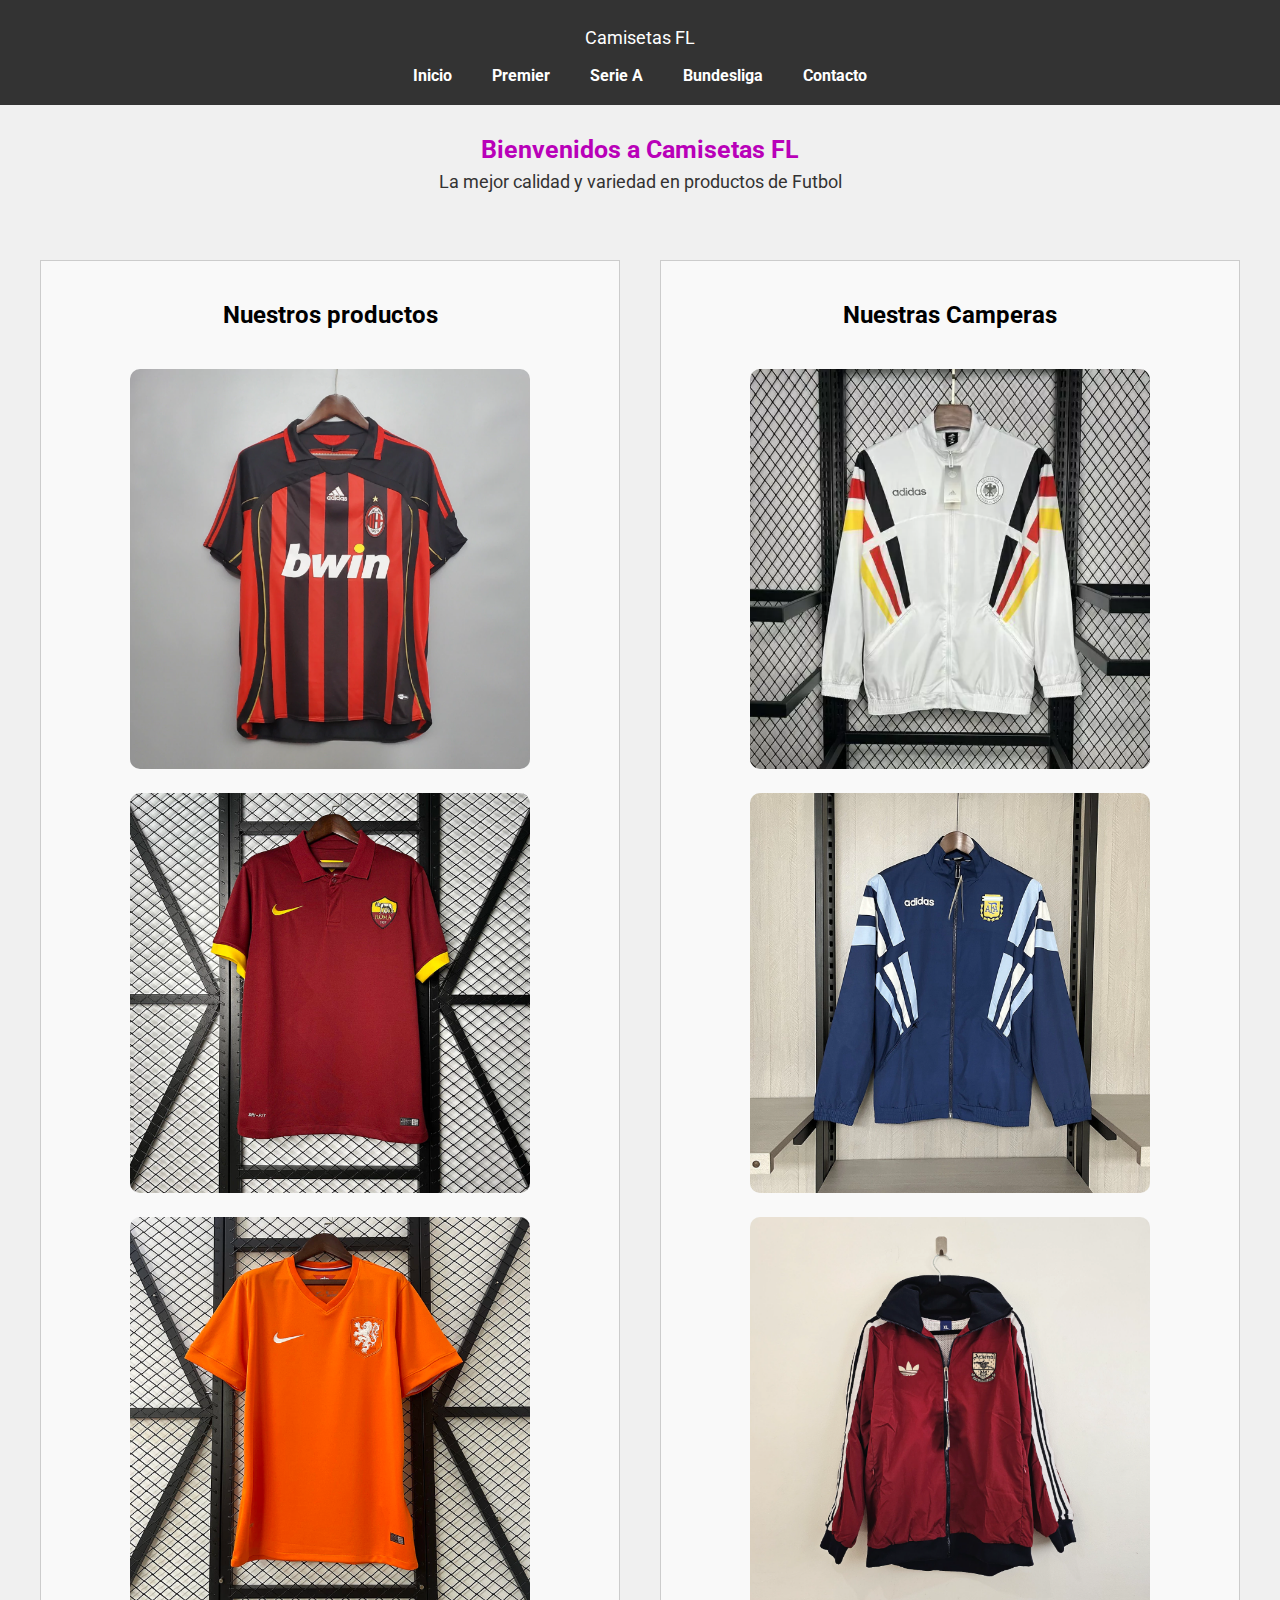
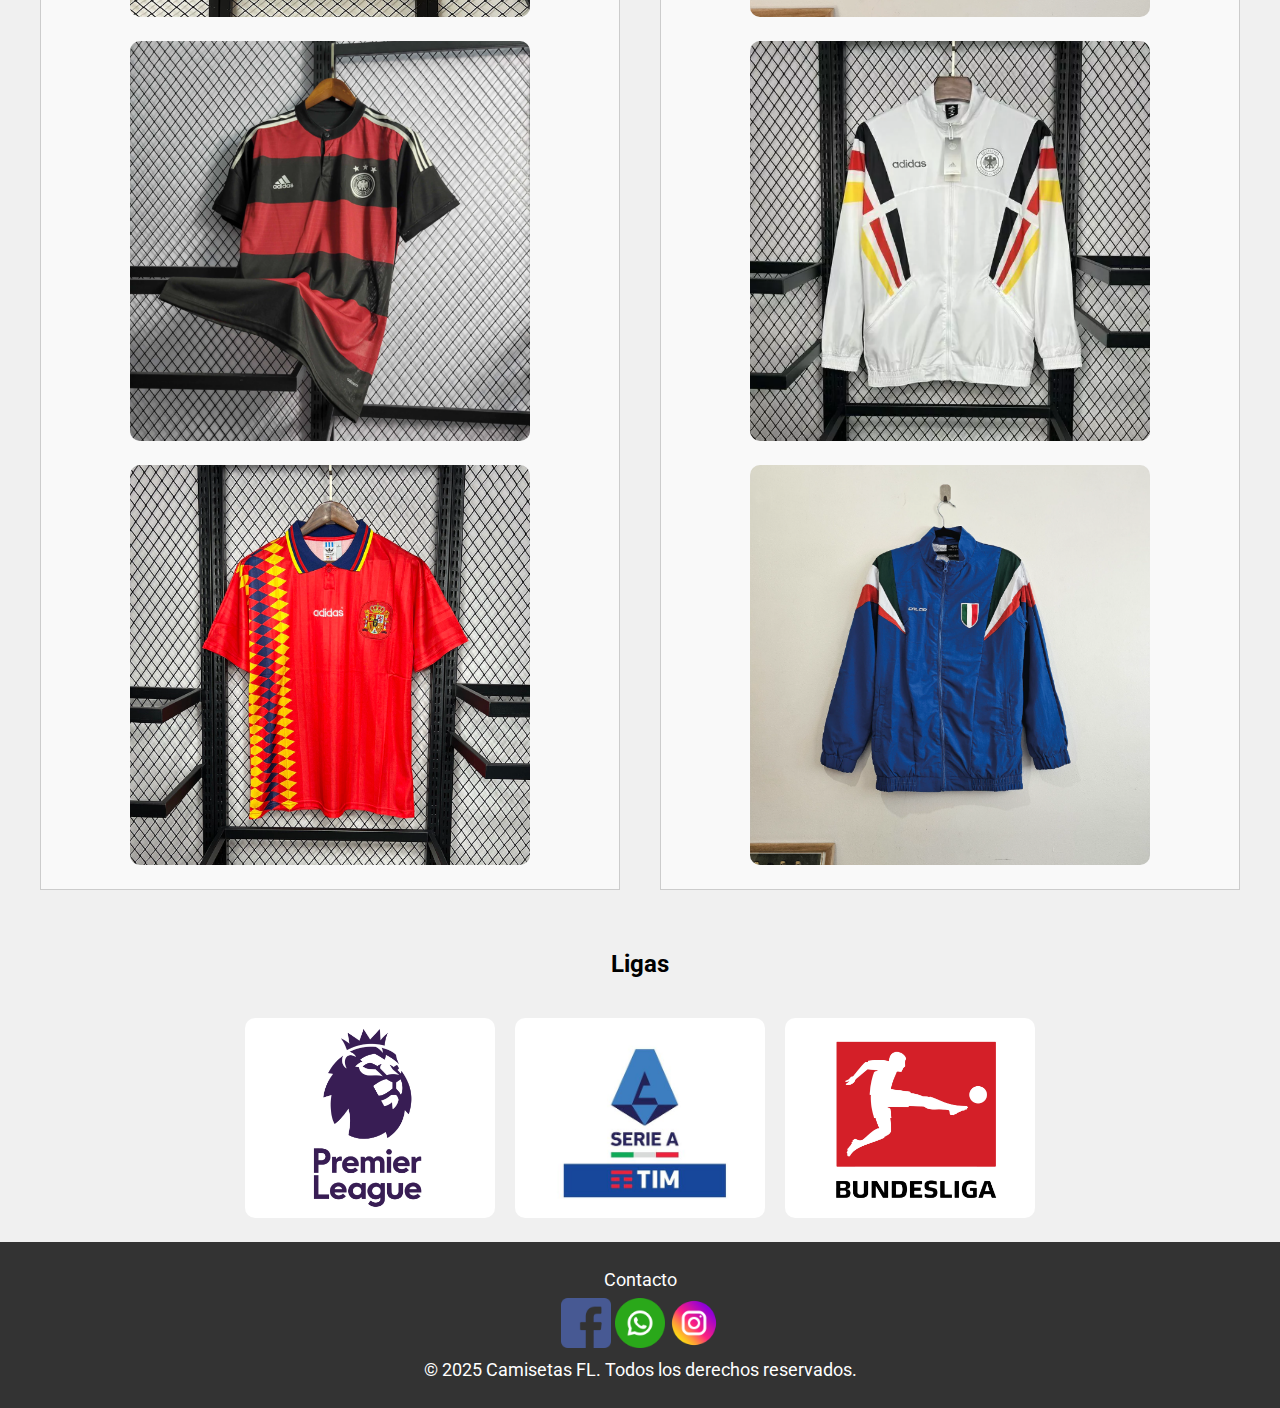
<file: index.html>
<!DOCTYPE html>
<html lang="es">
<head>
    <meta charset="UTF-8">
    <meta name="viewport" content="width=device-width, initial-scale=1.0">
    <title>Camisetas FL</title>

    <script src="https://cdn.jsdelivr.net/npm/@popperjs/core@2.11.8/dist/umd/popper.min.js" integrity="sha384-I7E8VVD/ismYTF4hNIPjVp/Zjvgyol6VFvRkX/vR+Vc4jQkC+hVqc2pM8ODewa9r" crossorigin="anonymous"></script>
    <link rel="stylesheet" href="assets/css/style.css">
</head>
<body>
    <!--Cabecera-->
    <header>
        <div class="logo">
            <p>Camisetas FL</p>
        </div>

        <!-- menu de navegacion -->
        <div class="navegacion">
            <nav>
                <ul>
                    <li><a href="#">Inicio</a></li>
                    <li><a href="./pages/premier.html">Premier</a></li>
                    <li><a href="./pages/seriea.html">Serie A</a></li>
                    <li><a href="./pages/Bundesliga.html">Bundesliga</a></li>
                    <li><a href="./pages/contacto.html">Contacto</a></li>
                </ul>
            </nav>
        </div>
    </header>
    <!--Fin cabecera-->

    <!--Hero-->
    <section class="hero">
        <div>
            <h1>Bienvenidos a Camisetas FL</h1>
            <p>La mejor calidad y variedad en productos de Futbol</p>
        </div>
    <!--Fin Hero-->
    </section>

    <main>
        <!--Camisetas-->
        <section class="contenedor">
            
            <section class="productos">
                <h2>Nuestros productos</h2>
                <div><img src="./assets/img/ac_milanretro.png" alt="acmilan"></div>
                <div><img src="./assets/img/roma_2014.png" alt="asroma"></div>
                <div><img src="./assets/img/holanda2014.png" alt="holanda2014"></div>
                <div><img src="./assets/img/alemaniasup_2014.png" alt="alemania"></div>
                <div><img src="./assets/img/españa_1994.png" alt="españa"></div>
            </section>
            <!--Fin camisetas-->

            <!--Camperas-->
            
            <section class="camperas">
                <h2>Nuestras Camperas</h2>
                <div><img src="./assets/img/campera_alemania.png" alt="campalemania"></div>
                <div><img src="./assets/img/campera_arg_azul.png" alt="argentina"></div>
                <div><img src="./assets/img//Campera_arsenal.png" alt="arsenal"></div>
                <div><img src="./assets/img/campera_alemania.png" alt="alemania"></div>
                <div><img src="./assets/img/campera_italia.png" alt="italia"></div>
        </section>
        <!--Fin camperas-->
        </section>
        <!--3 Ligas-->
        <h2>Ligas</h2>
        <section class="ligas">
            <div><img src="./assets/img/premierlog.jpg" alt="Premier League"></div>
            <div><img src="./assets/img/seriealog.jpg" alt="Serie A"></div>
            <div><img src="./assets/img//bundeslog.jpg" alt="Bundesliga"></div>
        </section>
        <!--Fin 3 Ligas-->

    </main>

    <!--Pie de pagina-->
    <Footer>

        <div>
            <p>Contacto</p>
        </div>
    
        <div class="social-media"> 
            <a href="https://www.facebook.com/"> <img src="./assets/img/facebook.png" alt="Facebook" width="50px" ></a>
            <a href="https://www.whatsapp.com/"> <img src="./assets/img/whatsapp.png" alt="Whatsapp" width="50" height="50"></a>
            <a href="https://www.instagram.com/"> <img src="./assets/img/instagram.png" alt="instagram" width="50" height="50"></a>
        </div>

        <p>&copy; 2025 Camisetas FL. Todos los derechos reservados.</p>

    </Footer>
    <script src="https://cdn.jsdelivr.net/npm/bootstrap@5.3.8/dist/js/bootstrap.min.js" integrity="sha384-G/EV+4j2dNv+tEPo3++6LCgdCROaejBqfUeNjuKAiuXbjrxilcCdDz6ZAVfHWe1Y" crossorigin="anonymous"></script>
</body>
</html>
</file>
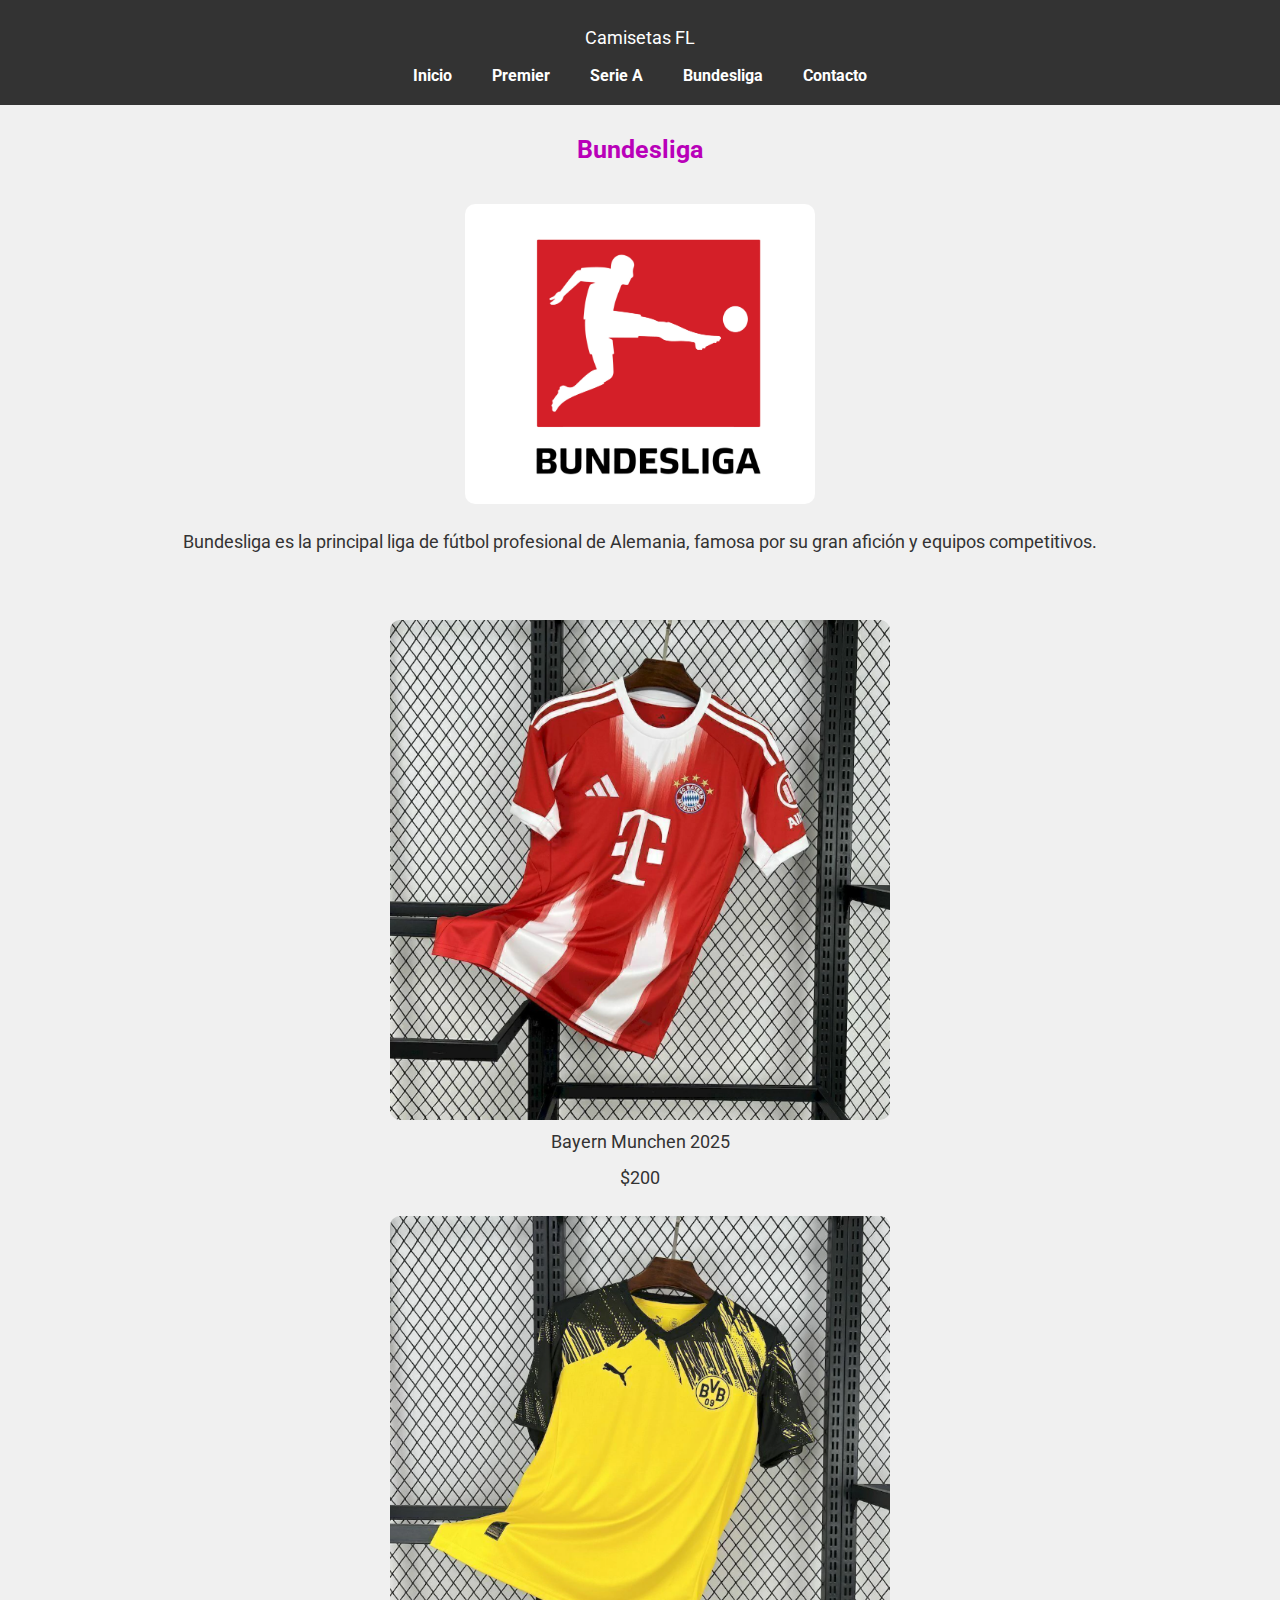
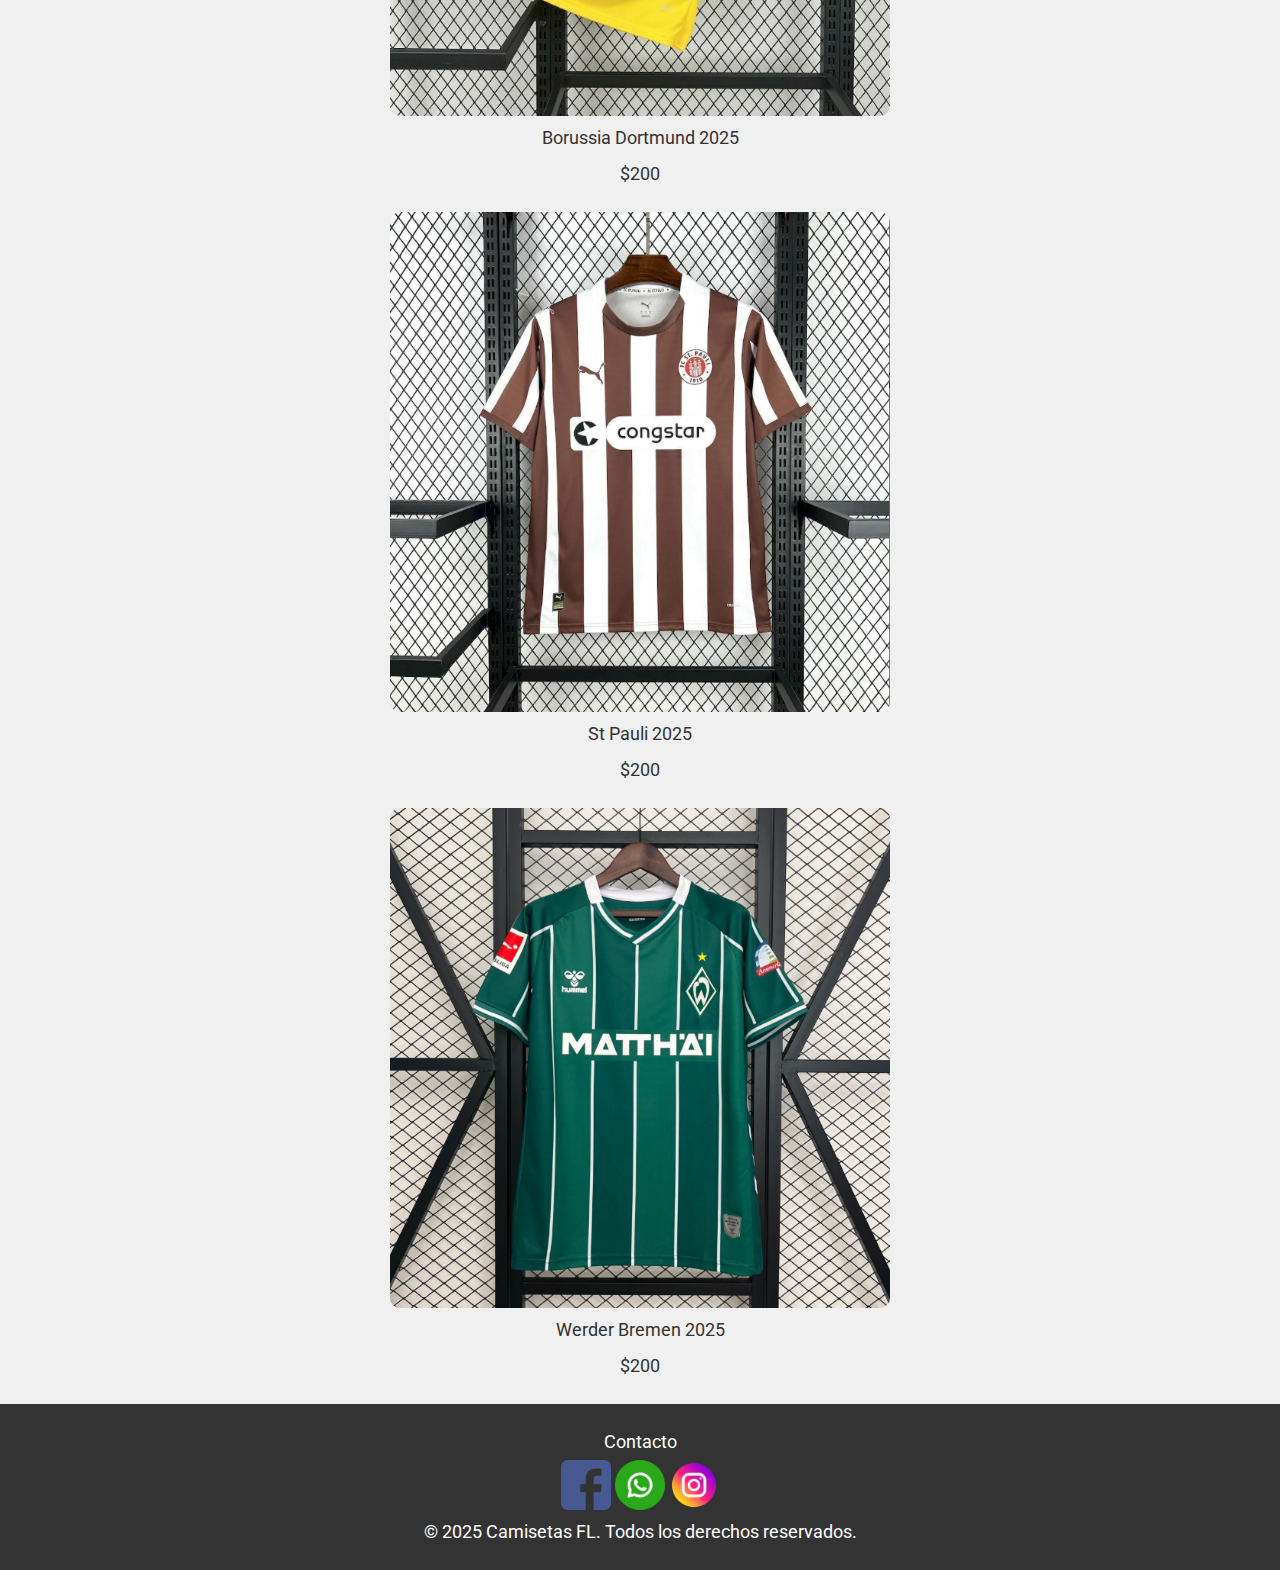
<file: pages/bundesliga.html>
<!DOCTYPE html>
<html lang="en">
<head>
    <meta charset="UTF-8">
    <meta name="viewport" content="width=device-width, initial-scale=1.0">
    <title>camisetas</title>
    <link rel="stylesheet" href="../assets/css/style.css">
</head>
<body>
<!--Cabecera-->
    <header>
        <div class="logo">
            <p>Camisetas FL</p>
        </div>
        
        <div class="navegacion">
            <nav>
                <ul>
                    <li><a href="../index.html">Inicio</a></li>
                    <li><a href="../pages/premier.html">Premier</a></li>
                    <li><a href="../pages/seriea.html">Serie A</a></li>
                    <li><a href="#">Bundesliga</a></li>
                    <li><a href="../pages/contacto.html">Contacto</a></li>
                </ul>
            </nav>
        </div>
    </header>

    <main>
        <!--Contenido principal-->
        <section class="hero">
            <h1>Bundesliga</h1>

            <div class="logo_bundesliga">
                <img src="../assets/img/bundeslog.jpg" alt="bundesligalog">
                <p>Bundesliga es la principal liga de fútbol profesional de Alemania, famosa por su gran afición y equipos competitivos.</p>
            </div>
        </section>

        <main>
            <section class="camisetas_bundesliga">
                <div>
                    <img src="../assets/img/bayernm.png" alt="bayern">
                    <p>Bayern Munchen 2025</p>
                    <p>$200</p>
                </div>

                <div>
                    <img src="../assets/img/borussia_dortmund.png" alt="borussiad">
                    <p>Borussia Dortmund 2025</p>
                    <p>$200</p>
                </div>

                <div>
                    <img src="../assets/img/st_pauli.png" alt="stpauli">
                    <p>St Pauli 2025</p>
                    <p>$200</p>
                </div>

                <div>
                    <img src="../assets/img/wender_bremen.png" alt="werderbremen">
                    <p>Werder Bremen 2025</p>
                    <p>$200</p>
                </div>
            </section>

    </main>

    <!--Pie de pagina-->
    <Footer>

        <div>
            <p>Contacto</p>
        </div>
    
        <div class="social-media"> 
            <a href="https://www.facebook.com/"> <img src="../assets/img/facebook.png" alt="Facebook" width="50px" ></a>
            <a href="https://www.whatsapp.com/"> <img src="../assets/img/whatsapp.png" alt="Whatsapp" width="50" height="50"></a>
            <a href="https://www.instagram.com/"> <img src="../assets/img/instagram.png" alt="instagram" width="50" height="50"></a>
        </div>

        <p>&copy; 2025 Camisetas FL. Todos los derechos reservados.</p>

    </Footer>
    
</body>
</html>
</file>
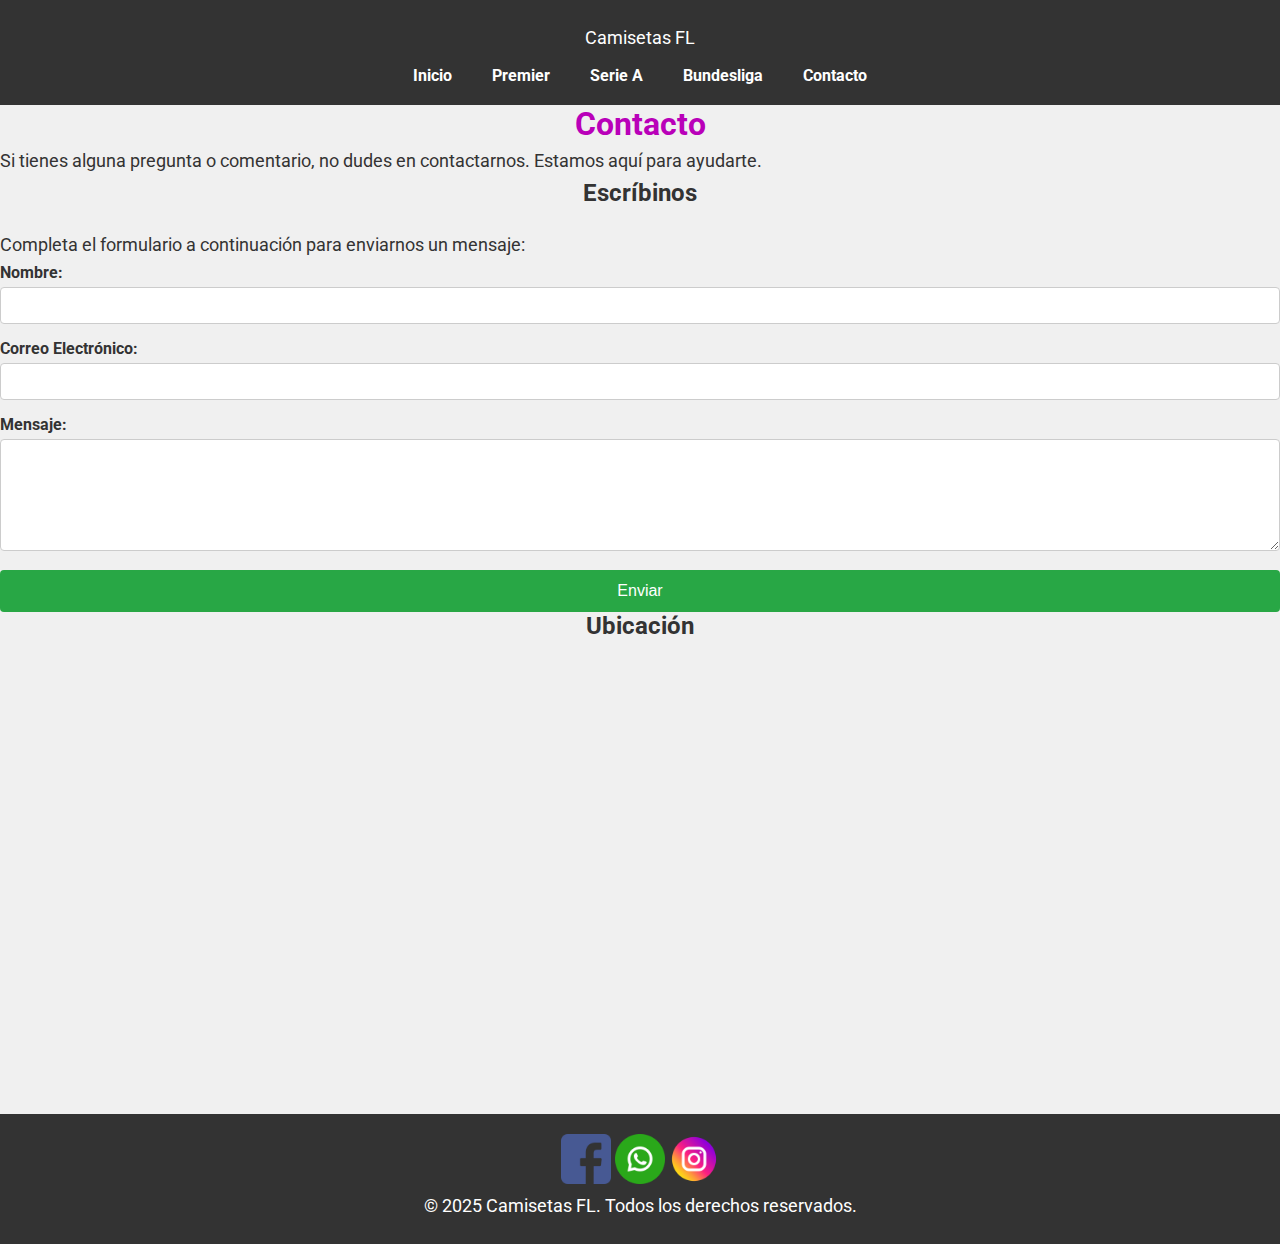
<file: pages/contacto.html>
<!DOCTYPE html>
<html lang="es">
<head>
<meta charset="UTF-8">
    <meta name="viewport" content="width=device-width, initial-scale=1.0">
    <title>camisetas</title>
    <link rel="stylesheet" href="../assets/css/style.css">
</head>
<body>
<!--Cabecera-->
<header>
    <div class="logo">
        <p>Camisetas FL</p>
    </div>
        
    <div class="navegacion">
        <nav>
            <ul>
                <li><a href="../index.html">Inicio</a></li>
                <li><a href="../pages/premier.html">Premier</a></li>
                <li><a href="../pages/seriea.html">Serie A</a></li>
                <li><a href="../pages/bundesliga.html">Bundesliga</a></li>
                <li><a href="#">Contacto</a></li>
            </ul>
        </nav>
    </div>
</header>

<main>
    <!--Contenido principal-->
    <h1>Contacto</h1>
    <div>
        <p>Si tienes alguna pregunta o comentario, no dudes en contactarnos. Estamos aquí para ayudarte.</p>
    </div>
</main>

<div class="container">
    <h2>Escríbinos</h2>
    <p>Completa el formulario a continuación para enviarnos un mensaje:</p>
    
    <div>
        <label for="nombre">Nombre:</label>
        <input type="text" id="nombre" name="nombre" required>
    </div>

    <div>
        <label for="email">Correo Electrónico:</label>
        <input type="email" id="email" name="email" required>
    </div>  
    
    <div>
        <label for="mensaje">Mensaje:</label>
        <textarea id="mensaje" name="mensaje" rows="6" required></textarea>
    </div>

    <div>
    <button type="submit">Enviar</button>
    </div>

</div>
    

    <div class="map-container">
    <h2>Ubicación</h2>

    <iframe 
        src="https://www.google.com/maps/embed?pb=!1m18!1m12!1m3!1d1643.6146414343532!2d-58.709333521404915!3d-34.52241853693945!2m3!1f0!2f0!3f0!3m2!1i1024!2i768!4f13.1!3m3!1m2!1s0x95bcbd3a22ff66a5%3A0xcce02b3914a106f4!2sVelazqu%C3%A9z%202399-2265%2C%20B1613DAZ%20Los%20Polvorines%2C%20Provincia%20de%20Buenos%20Aires!5e0!3m2!1ses-419!2sar!4v1754529519499!5m2!1ses-419!2sar"
        width="500" height="450" style="border:0;" allowfullscreen="" loading="lazy"></iframe>
    </iframe>
    </div>
</div>

<footer>
    <div class="social-media"> 
        <a href="https://www.facebook.com/"> <img src="../assets/img/facebook.png" alt="Facebook" width="50px" ></a>
        <a href="https://www.whatsapp.com/"> <img src="../assets/img/whatsapp.png" alt="Whatsapp" width="50" height="50"></a>
        <a href="https://www.instagram.com/"> <img src="../assets/img/instagram.png" alt="instagram" width="50" height="50"></a>
    </div>

    <p>&copy; 2025 Camisetas FL. Todos los derechos reservados.</p>
</footer>

</body>
</html>
</file>
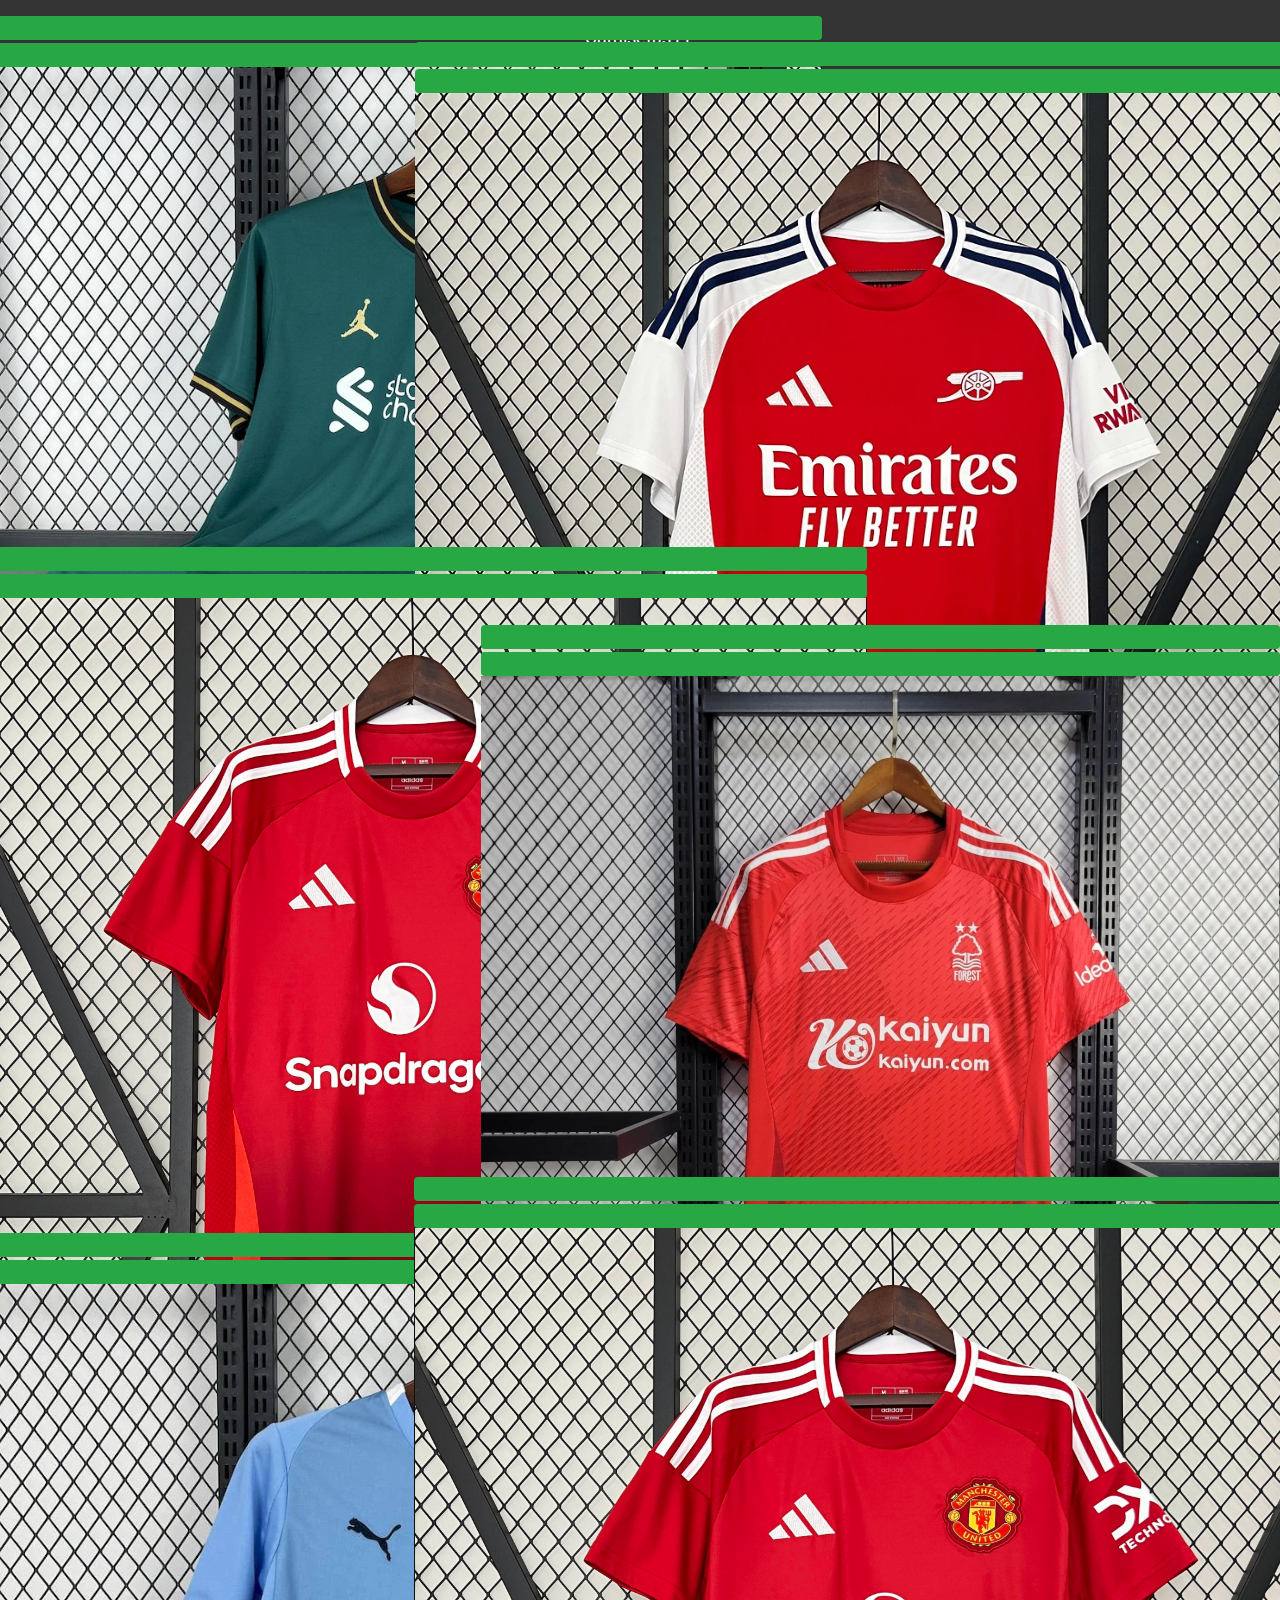
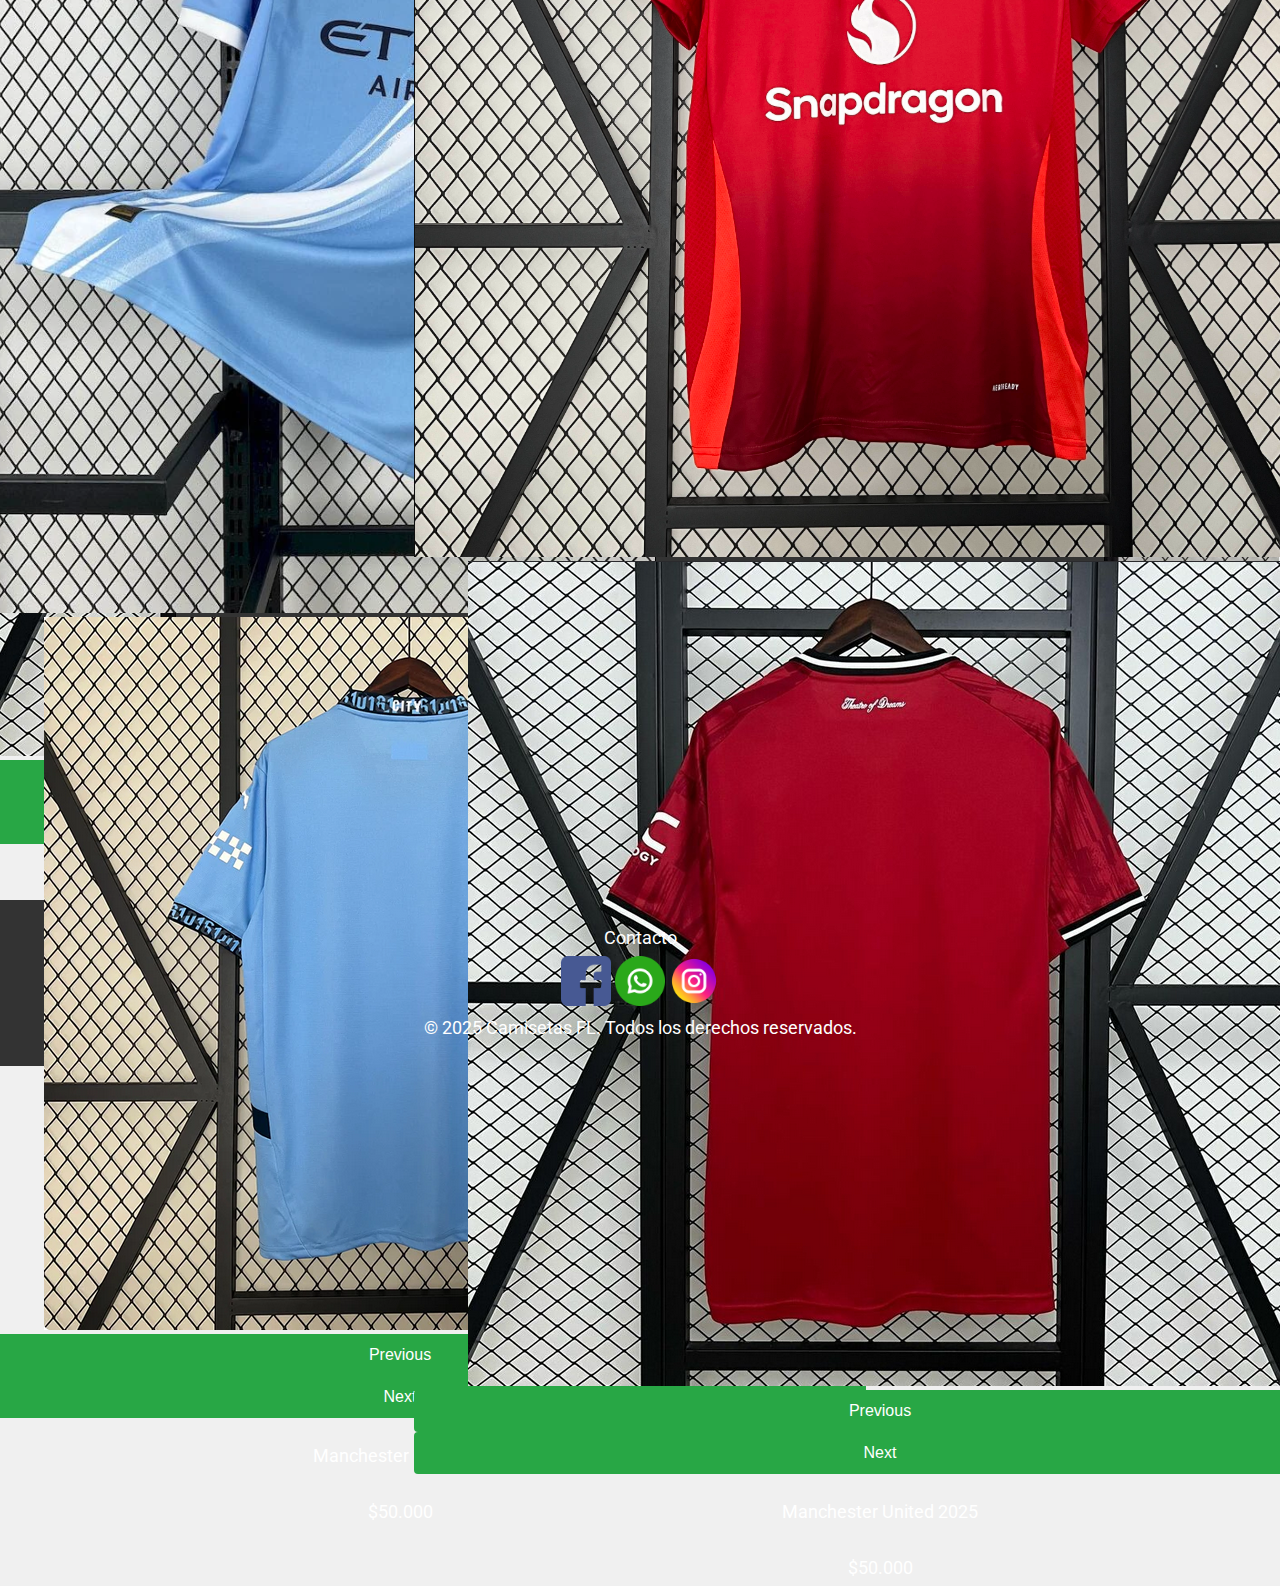
<file: pages/premier.html>
<!DOCTYPE html>
<html lang="en">
<head>
    <meta charset="UTF-8">
    <meta name="viewport" content="width=device-width, initial-scale=1.0">
    <title>camisetas</title>

    <link href="https://cdn.jsdelivr.net/npm/bootstrap@5.3.8/dist/css/bootstrap.min.css" rel="stylesheet" integrity="sha384-sRIl4kxILFvY47J16cr9ZwB07vP4J8+LH7qKQnuqkuIAvNWLzeN8tE5YBujZqJLB" crossorigin="anonymous">
    <link rel="stylesheet" href="../assets/css/style.css">
</head>
<body>
<!--Cabecera-->
    <header>
        <div class="logo">
            <p>Camisetas FL</p>
        </div>
        
        <div class="navegacion">
            <nav>
                <ul>
                    <li><a href="../index.html">Inicio</a></li>
                    <li><a href="#">Premier</a></li>
                    <li><a href="../pages/seriea.html">Serie A</a></li>
                    <li><a href="../pages/bundesliga.html">Bundesliga</a></li>
                    <li><a href="../pages/contacto.html">Contacto</a></li>
                </ul>
            </nav>
        </div>
    </header>

    <main>
        <!--Contenido principal-->
        <section class="hero">
            <h1>Premier League</h1>

            <div class="logo_premier">
                <img src="../assets/img/premierlog.jpg" alt="premierlog">
                <p>La Premier League es la máxima categoría del fútbol profesional en Inglaterra, conocida por su alta competitividad y equipos icónicos.</p>
            </div>
        </section>

        <!--Contenido principal-->
        
        <section class="carrusel-premier">
            <div class="camisetas-premier">

                    <div class="liverpoool">
                        <div id="carouselLiverpoolIndicators" class="carousel slide">
                            <div class="carousel-indicators">
                            <button type="button" data-bs-target="#carouselLiverpoolIndicators" data-bs-slide-to="0" class="active" aria-current="true" aria-label="Slide 1"></button>
                            <button type="button" data-bs-target="#carouselLiverpoolIndicators" data-bs-slide-to="1" aria-label="Slide 2"></button>
                            </div>
                            <div class="carousel-inner">
                            <div class="carousel-item active">
                                <img src="../assets/img/Liverpool_verde.png" class="d-block w-100" alt="liverpool">
                            </div>
                            <div class="carousel-item">
                                <img src="../assets/img/Liverpool_verde2.png" class="d-block w-100" alt="liverpool2">
                            </div>
                            </div>
                            <button class="carousel-control-prev" type="button" data-bs-target="#carouselLiverpoolIndicators" data-bs-slide="prev">
                            <span class="carousel-control-prev-icon" aria-hidden="true"></span>
                            <span class="visually-hidden">Previous</span>
                            </button>
                            <button class="carousel-control-next" type="button" data-bs-target="#carouselLiverpoolIndicators" data-bs-slide="next">
                            <span class="carousel-control-next-icon" aria-hidden="true"></span>
                            <span class="visually-hidden">Next</span>
                            </button>
                        </div>
                        <p>Liverpool 2025</p>
                        <p>$50.000</p>
                    </div>

                    <div class="arsenal">
                        <div id="carouselArsenalIndicators" class="carousel slide">
                            <div class="carousel-indicators">
                            <button type="button" data-bs-target="#carouselArsenalIndicators" data-bs-slide-to="0" class="active" aria-current="true" aria-label="Slide 1"></button>
                            <button type="button" data-bs-target="#carouselArsenalIndicators" data-bs-slide-to="1" aria-label="Slide 2"></button>
                            </div>
                            <div class="carousel-inner">
                            <div class="carousel-item active">
                                <img src="../assets/img/Arsenal_2025.png" class="d-block w-100" alt="arsenal">
                            </div>
                            <div class="carousel-item">
                                <img src="../assets/img/arsenal2.png" class="d-block w-100" alt="arsenal2">
                            </div>
                            </div>
                            <button class="carousel-control-prev" type="button" data-bs-target="#carouselArsenalIndicators" data-bs-slide="prev">
                            <span class="carousel-control-prev-icon" aria-hidden="true"></span>
                            <span class="visually-hidden">Previous</span>
                            </button>
                            <button class="carousel-control-next" type="button" data-bs-target="#carouselArsenalIndicators" data-bs-slide="next">
                            <span class="carousel-control-next-icon" aria-hidden="true"></span>
                            <span class="visually-hidden">Next</span>
                            </button>
                        </div>
                        <p>Arsenal 2025</p>
                        <p>$50.000</p>
                    </div>

                    <div class="manchester">
                        <div id="carouselManchesterIndicators" class="carousel slide">
                            <div class="carousel-indicators">
                            <button type="button" data-bs-target="#carouselManchesterIndicators" data-bs-slide-to="0" class="active" aria-current="true" aria-label="Slide 1"></button>
                            <button type="button" data-bs-target="#carouselManchesterIndicators" data-bs-slide-to="1" aria-label="Slide 2"></button>
                            </div>
                            <div class="carousel-inner">
                            <div class="carousel-item active">
                                <img src="../assets/img/man_united.png" class="d-block w-100" alt="manchester">
                            </div>
                            <div class="carousel-item">
                                <img src="../assets/img/man_united2.png" class="d-block w-100" alt="manchester2">
                            </div>
                            </div>
                            <button class="carousel-control-prev" type="button" data-bs-target="#carouselManchesterIndicators" data-bs-slide="prev">
                            <span class="carousel-control-prev-icon" aria-hidden="true"></span>
                            <span class="visually-hidden">Previous</span>
                            </button>
                            <button class="carousel-control-next" type="button" data-bs-target="#carouselManchesterIndicators" data-bs-slide="next">
                            <span class="carousel-control-next-icon" aria-hidden="true"></span>
                            <span class="visually-hidden">Next</span>
                            </button>
                        </div>
                        <p>Manchester United 2025</p>
                        <p>$50.000</p>
                    </div>

                    <div class="nottingham">
                        <div id="carouselnottinghamIndicators" class="carousel slide">
                            <div class="carousel-indicators">
                            <button type="button" data-bs-target="#carouselnottinghamIndicators" data-bs-slide-to="0" class="active" aria-current="true" aria-label="Slide 1"></button>
                            <button type="button" data-bs-target="#carouselnottinghamIndicators" data-bs-slide-to="1" aria-label="Slide 2"></button>
                            </div>
                            <div class="carousel-inner">
                            <div class="carousel-item active">
                                <img src="../assets/img/nottighamforest.png" class="d-block w-100" alt="nottingham">
                            </div>
                            <div class="carousel-item">
                                <img src="../assets/img/nottighamforest2.png" class="d-block w-100" alt="nottingham">
                            </div>
                            </div>
                            <button class="carousel-control-prev" type="button" data-bs-target="#carouselnottinghamIndicators" data-bs-slide="prev">
                            <span class="carousel-control-prev-icon" aria-hidden="true"></span>
                            <span class="visually-hidden">Previous</span>
                            </button>
                            <button class="carousel-control-next" type="button" data-bs-target="#carouselnottinghamIndicators" data-bs-slide="next">
                            <span class="carousel-control-next-icon" aria-hidden="true"></span>
                            <span class="visually-hidden">Next</span>
                            </button>
                        </div>
                        <p>Nottingham Forest 2025</p>
                        <p>$50.000</p>
                    </div>

                    <div class="mancity">
                        <div id="carouselmancitylIndicators" class="carousel slide">
                            <div class="carousel-indicators">
                            <button type="button" data-bs-target="#carouselmancitylIndicators" data-bs-slide-to="0" class="active" aria-current="true" aria-label="Slide 1"></button>
                            <button type="button" data-bs-target="#carouselmancitylIndicators" data-bs-slide-to="1" aria-label="Slide 2"></button>
                            </div>
                            <div class="carousel-inner">
                            <div class="carousel-item active">
                                <img src="../assets/img/mancity_2025.png" class="d-block w-100" alt="man_city">
                            </div>
                            <div class="carousel-item">
                                <img src="../assets/img/mancity_20252.png" class="d-block w-100" alt="man_city2">
                            </div>
                            </div>
                            <button class="carousel-control-prev" type="button" data-bs-target="#carouselmancitylIndicators" data-bs-slide="prev">
                            <span class="carousel-control-prev-icon" aria-hidden="true"></span>
                            <span class="visually-hidden">Previous</span>
                            </button>
                            <button class="carousel-control-next" type="button" data-bs-target="#carouselmancitylIndicators" data-bs-slide="next">
                            <span class="carousel-control-next-icon" aria-hidden="true"></span>
                            <span class="visually-hidden">Next</span>
                            </button>
                        </div>
                        <p>Manchester City 2025</p>
                        <p>$50.000</p>
                    </div>

                    <div class="manchester">
                        <div id="carouselManchesterIndicators" class="carousel slide">
                            <div class="carousel-indicators">
                            <button type="button" data-bs-target="#carouselManchesterIndicators" data-bs-slide-to="0" class="active" aria-current="true" aria-label="Slide 1"></button>
                            <button type="button" data-bs-target="#carouselManchesterIndicators" data-bs-slide-to="1" aria-label="Slide 2"></button>
                            </div>
                            <div class="carousel-inner">
                            <div class="carousel-item active">
                                <img src="../assets/img/man_united.png" class="d-block w-100" alt="manchester">
                            </div>
                            <div class="carousel-item">
                                <img src="../assets/img/man_united2.png" class="d-block w-100" alt="manchester2">
                            </div>
                            </div>
                            <button class="carousel-control-prev" type="button" data-bs-target="#carouselManchesterIndicators" data-bs-slide="prev">
                            <span class="carousel-control-prev-icon" aria-hidden="true"></span>
                            <span class="visually-hidden">Previous</span>
                            </button>
                            <button class="carousel-control-next" type="button" data-bs-target="#carouselManchesterIndicators" data-bs-slide="next">
                            <span class="carousel-control-next-icon" aria-hidden="true"></span>
                            <span class="visually-hidden">Next</span>
                            </button>
                        </div>
                        <p>Manchester United 2025</p>
                        <p>$50.000</p>
                    </div>
            </div>        
        </section>


            
    </main>

    <!--Pie de pagina-->
    <Footer>

        <div>
            <p>Contacto</p>
        </div>
    
        <div class="social-media"> 
            <a href="https://www.facebook.com/"> <img src="../assets/img/facebook.png" alt="Facebook" width="50px" ></a>
            <a href="https://www.whatsapp.com/"> <img src="../assets/img/whatsapp.png" alt="Whatsapp" width="50" height="50"></a>
            <a href="https://www.instagram.com/"> <img src="../assets/img/instagram.png" alt="instagram" width="50" height="50"></a>
        </div>

        <p>&copy; 2025 Camisetas FL. Todos los derechos reservados.</p>

    </Footer>
<script src="https://cdn.jsdelivr.net/npm/@popperjs/core@2.11.8/dist/umd/popper.min.js" integrity="sha384-I7E8VVD/ismYTF4hNIPjVp/Zjvgyol6VFvRkX/vR+Vc4jQkC+hVqc2pM8ODewa9r" crossorigin="anonymous"></script>
<script src="https://cdn.jsdelivr.net/npm/bootstrap@5.3.8/dist/js/bootstrap.min.js" integrity="sha384-G/EV+4j2dNv+tEPo3++6LCgdCROaejBqfUeNjuKAiuXbjrxilcCdDz6ZAVfHWe1Y" crossorigin="anonymous"></script>
</body>
</html>
</file>
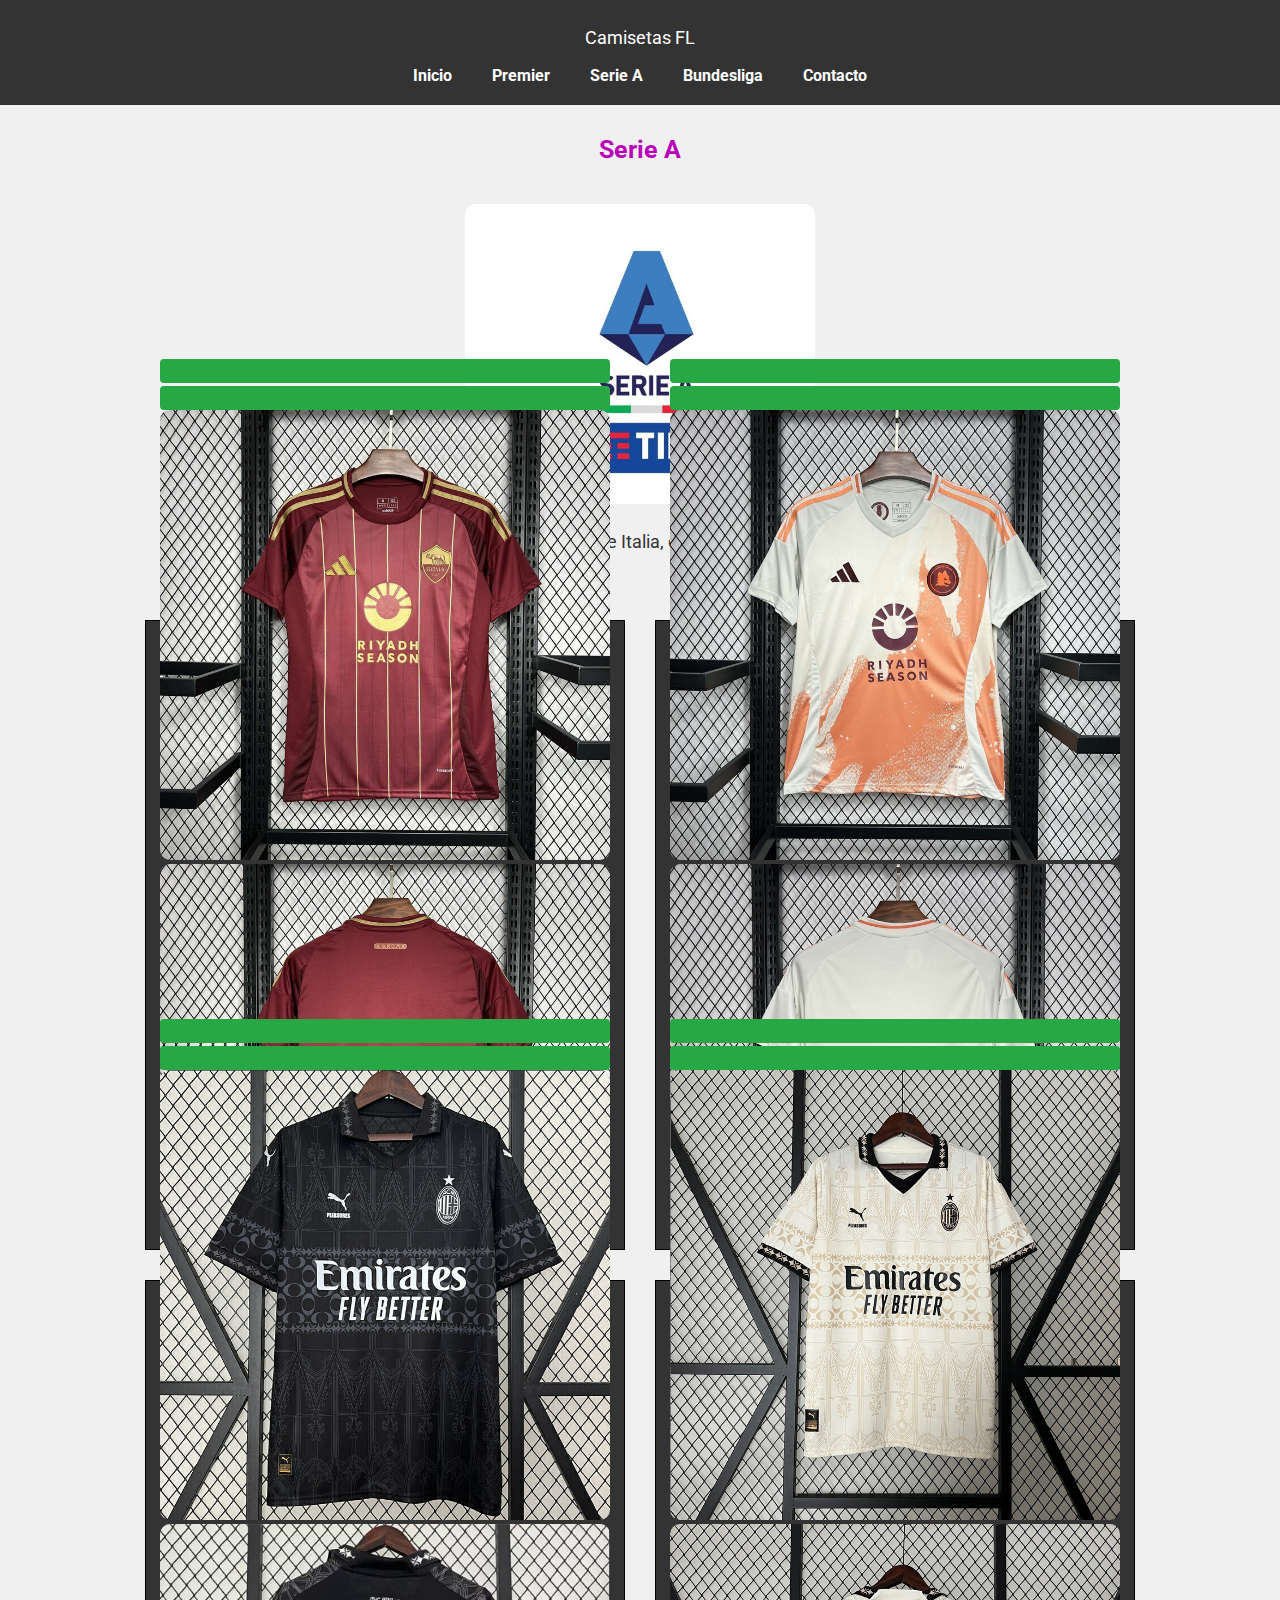
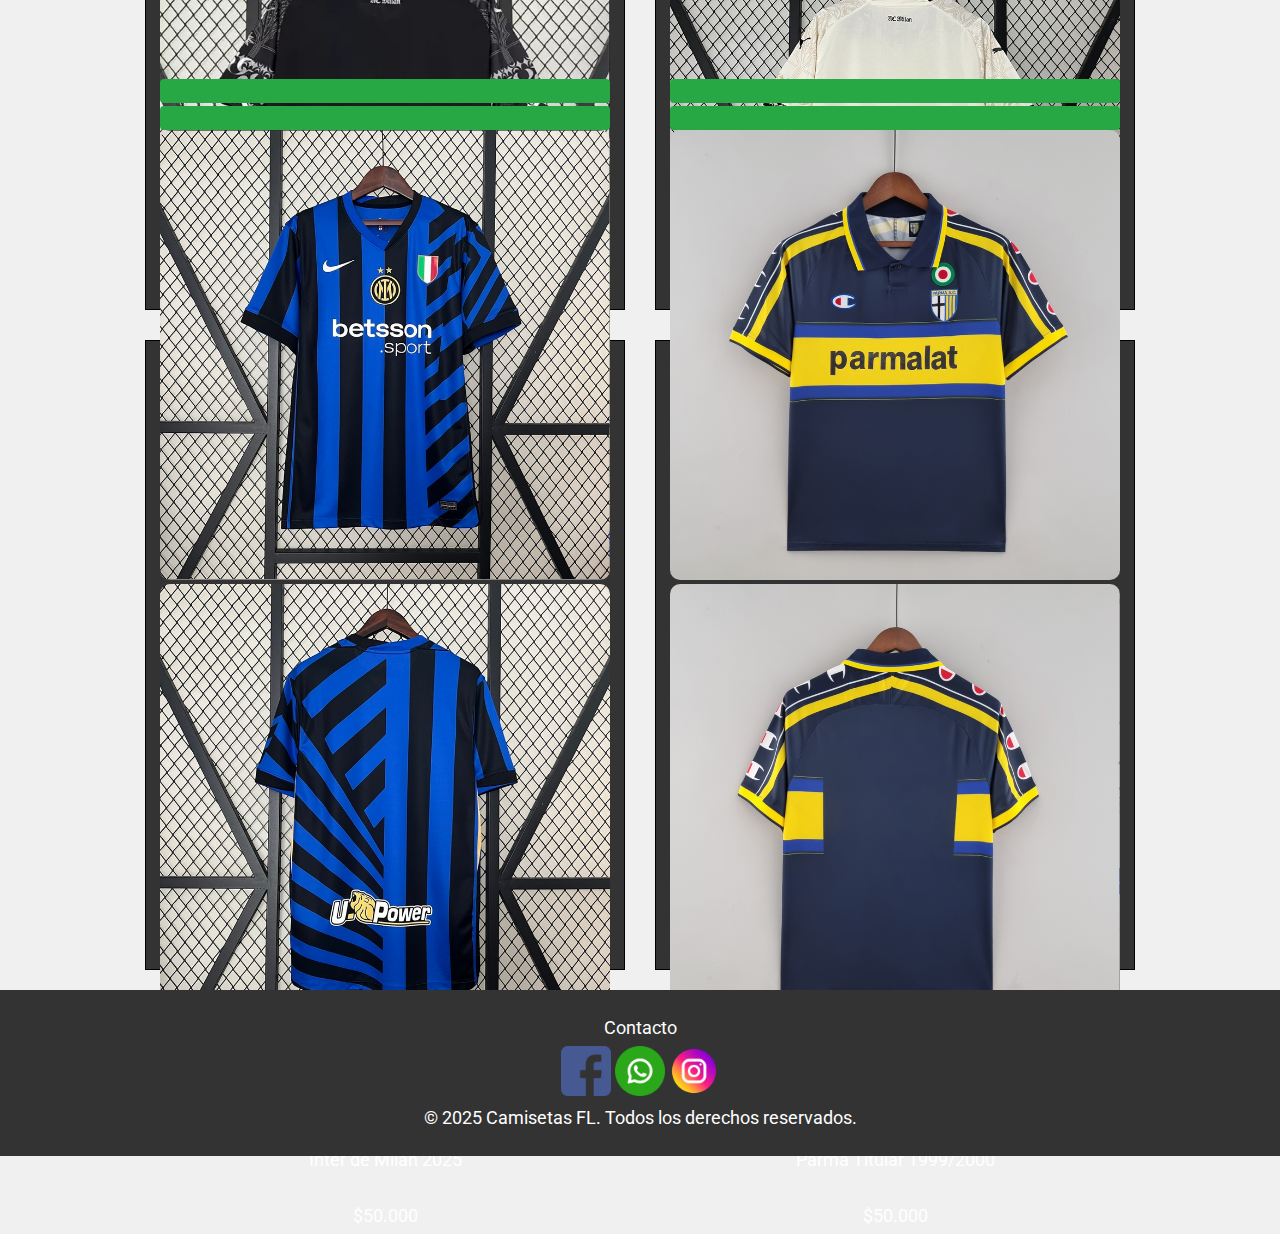
<file: pages/seriea.html>
<!DOCTYPE html>
<html lang="en">
<head>
    <meta charset="UTF-8">
    <meta name="viewport" content="width=device-width, initial-scale=1.0">
    <title>camisetas</title>

    <link href="https://cdn.jsdelivr.net/npm/bootstrap@5.3.8/dist/css/bootstrap.min.css" rel="stylesheet" integrity="sha384-sRIl4kxILFvY47J16cr9ZwB07vP4J8+LH7qKQnuqkuIAvNWLzeN8tE5YBujZqJLB" crossorigin="anonymous">
    <link rel="stylesheet" href="../assets/css/style.css">
</head>
<body>
<!--Cabecera-->
    <header>
        <div class="logo">
            <p>Camisetas FL</p>
        </div>
        
        <div class="navegacion">
            <nav>
                <ul>
                    <li><a href="../index.html">Inicio</a></li>
                    <li><a href="../pages/premier.html">Premier</a></li>
                    <li><a href="#">Serie A</a></li>
                    <li><a href="../pages/bundesliga.html">Bundesliga</a></li>
                    <li><a href="../pages/contacto.html">Contacto</a></li>
                </ul>
            </nav>
        </div>
    </header>

    <main>
        <!--Contenido principal-->
        <section class="hero">
            <h1>Serie A</h1>

            <div class="logo_seriea">
                <img src="../assets/img/seriealog.jpg" alt="seriealog">
                <p>Serie A es la liga de fútbol profesional más importante de Italia, conocida por su alta competitividad y equipos históricos.</p>
            </div>
        </section>
        
        <main>
        <!--Camisetas Serie A-->

            <section class="carrusel-seriea">
            <div class="camisetas-seriea">

                    <div class="asroma">
                        <div id="carouselasromaIndicators" class="carousel slide">
                            <div class="carousel-indicators">
                            <button type="button" data-bs-target="#carouselasromaIndicators" data-bs-slide-to="0" class="active" aria-current="true" aria-label="Slide 1"></button>
                            <button type="button" data-bs-target="#carouselasromaIndicators" data-bs-slide-to="1" aria-label="Slide 2"></button>
                            </div>
                            <div class="carousel-inner">
                            <div class="carousel-item active">
                                <img src="../assets/img/asroma2024.png" class="d-block w-100" alt="La Loba">
                            </div>
                            <div class="carousel-item">
                                <img src="../assets/img/asroma20242.png" class="d-block w-100" alt="La Loba">
                            </div>
                            </div>
                            <button class="carousel-control-prev" type="button" data-bs-target="#carouselasromaIndicators" data-bs-slide="prev">
                            <span class="carousel-control-prev-icon" aria-hidden="true"></span>
                            <span class="visually-hidden">Previous</span>
                            </button>
                            <button class="carousel-control-next" type="button" data-bs-target="#carouselasromaIndicators" data-bs-slide="next">
                            <span class="carousel-control-next-icon" aria-hidden="true"></span>
                            <span class="visually-hidden">Next</span>
                            </button>
                        </div>
                        <p>As Roma 2024/2025</p>
                        <p>$50.000</p>
                    </div>

                    <div class="asromablanca">
                        <div id="carouselasromablancaIndicators" class="carousel slide">
                            <div class="carousel-indicators">
                            <button type="button" data-bs-target="#carouselasromablancaIndicators" data-bs-slide-to="0" class="active" aria-current="true" aria-label="Slide 1"></button>
                            <button type="button" data-bs-target="#carouselasromablancaIndicators" data-bs-slide-to="1" aria-label="Slide 2"></button>
                            </div>
                            <div class="carousel-inner">
                            <div class="carousel-item active">
                                <img src="../assets/img/romablanca24.png" class="d-block w-100" alt="La Loba Blanca">
                            </div>
                            <div class="carousel-item">
                                <img src="../assets/img/romablanca242.png" class="d-block w-100" alt="La Loba Blanca">
                            </div>
                            </div>
                            <button class="carousel-control-prev" type="button" data-bs-target="#carouselasromablancaIndicators" data-bs-slide="prev">
                            <span class="carousel-control-prev-icon" aria-hidden="true"></span>
                            <span class="visually-hidden">Previous</span>
                            </button>
                            <button class="carousel-control-next" type="button" data-bs-target="#carouselasromablancaIndicators" data-bs-slide="next">
                            <span class="carousel-control-next-icon" aria-hidden="true"></span>
                            <span class="visually-hidden">Next</span>
                            </button>
                        </div>
                        <p>Arsenal 2025</p>
                        <p>$50.000</p>
                    </div>

                    <div class="acmilantitular">
                        <div id="carouselacmilantitularIndicators" class="carousel slide">
                            <div class="carousel-indicators">
                            <button type="button" data-bs-target="#carouselacmilantitularIndicators" data-bs-slide-to="0" class="active" aria-current="true" aria-label="Slide 1"></button>
                            <button type="button" data-bs-target="#carouselacmilantitularIndicators" data-bs-slide-to="1" aria-label="Slide 2"></button>
                            </div>
                            <div class="carousel-inner">
                            <div class="carousel-item active">
                                <img src="../assets/img/acmilannegra.png" class="d-block w-100" alt="AC Milan Titular">
                            </div>
                            <div class="carousel-item">
                                <img src="../assets/img/acmilannegra_2.png" class="d-block w-100" alt="AC Milan Titular">
                            </div>
                            </div>
                            <button class="carousel-control-prev" type="button" data-bs-target="#carouselacmilantitularIndicators" data-bs-slide="prev">
                            <span class="carousel-control-prev-icon" aria-hidden="true"></span>
                            <span class="visually-hidden">Previous</span>
                            </button>
                            <button class="carousel-control-next" type="button" data-bs-target="#carouselacmilantitularIndicators" data-bs-slide="next">
                            <span class="carousel-control-next-icon" aria-hidden="true"></span>
                            <span class="visually-hidden">Next</span>
                            </button>
                        </div>
                        <p>AC Milan Titular 2023</p>
                        <p>$50.000</p>
                    </div>

                    <div class="acmilansuplente">
                        <div id="carouselacmilansuplenteIndicators" class="carousel slide">
                            <div class="carousel-indicators">
                            <button type="button" data-bs-target="#carouselacmilansuplenteIndicators" data-bs-slide-to="0" class="active" aria-current="true" aria-label="Slide 1"></button>
                            <button type="button" data-bs-target="#carouselacmilansuplenteIndicators" data-bs-slide-to="1" aria-label="Slide 2"></button>
                            </div>
                            <div class="carousel-inner">
                            <div class="carousel-item active">
                                <img src="../assets/img/acmilansup.png" class="d-block w-100" alt="AC Milan Suplente">
                            </div>
                            <div class="carousel-item">
                                <img src="../assets/img/acmilansup1.png" class="d-block w-100" alt="AC Milan Suplente">
                            </div>
                            </div>
                            <button class="carousel-control-prev" type="button" data-bs-target="#carouselacmilansuplenteIndicators" data-bs-slide="prev">
                            <span class="carousel-control-prev-icon" aria-hidden="true"></span>
                            <span class="visually-hidden">Previous</span>
                            </button>
                            <button class="carousel-control-next" type="button" data-bs-target="#carouselacmilansuplenteIndicators" data-bs-slide="next">
                            <span class="carousel-control-next-icon" aria-hidden="true"></span>
                            <span class="visually-hidden">Next</span>
                            </button>
                        </div>
                        <p>AC Milan Suplente 2023</p>
                        <p>$50.000</p>
                    </div>

                    <div class="inter">
                        <div id="carouselinterlIndicators" class="carousel slide">
                            <div class="carousel-indicators">
                            <button type="button" data-bs-target="#carouselinterlIndicators" data-bs-slide-to="0" class="active" aria-current="true" aria-label="Slide 1"></button>
                            <button type="button" data-bs-target="#carouselinterlIndicators" data-bs-slide-to="1" aria-label="Slide 2"></button>
                            </div>
                            <div class="carousel-inner">
                            <div class="carousel-item active">
                                <img src="../assets/img/inter_milan.png" class="d-block w-100" alt="inter">
                            </div>
                            <div class="carousel-item">
                                <img src="../assets/img/inter_milan1.png" class="d-block w-100" alt="inter espalda">
                            </div>
                            </div>
                            <button class="carousel-control-prev" type="button" data-bs-target="#carouselinterlIndicators" data-bs-slide="prev">
                            <span class="carousel-control-prev-icon" aria-hidden="true"></span>
                            <span class="visually-hidden">Previous</span>
                            </button>
                            <button class="carousel-control-next" type="button" data-bs-target="#carouselinterlIndicators" data-bs-slide="next">
                            <span class="carousel-control-next-icon" aria-hidden="true"></span>
                            <span class="visually-hidden">Next</span>
                            </button>
                        </div>
                        <p>Inter de Milan 2025</p>
                        <p>$50.000</p>
                    </div>

                    <div class="parma">
                        <div id="carouselparmaIndicators" class="carousel slide">
                            <div class="carousel-indicators">
                            <button type="button" data-bs-target="#carouselparmaIndicators" data-bs-slide-to="0" class="active" aria-current="true" aria-label="Slide 1"></button>
                            <button type="button" data-bs-target="#carouselparmaIndicators" data-bs-slide-to="1" aria-label="Slide 2"></button>
                            </div>
                            <div class="carousel-inner">
                            <div class="carousel-item active">
                                <img src="../assets/img/parma1999.png" class="d-block w-100" alt="manchester">
                            </div>
                            <div class="carousel-item">
                                <img src="../assets/img/parma19992.png" class="d-block w-100" alt="manchester2">
                            </div>
                            </div>
                            <button class="carousel-control-prev" type="button" data-bs-target="#carouselparmaIndicators" data-bs-slide="prev">
                            <span class="carousel-control-prev-icon" aria-hidden="true"></span>
                            <span class="visually-hidden">Previous</span>
                            </button>
                            <button class="carousel-control-next" type="button" data-bs-target="#carouselparmaIndicators" data-bs-slide="next">
                            <span class="carousel-control-next-icon" aria-hidden="true"></span>
                            <span class="visually-hidden">Next</span>
                            </button>
                        </div>
                        <p>Parma Titular 1999/2000</p>
                        <p>$50.000</p>
                    </div>
            </div>        
        </section>

    </main>

    <!--Pie de pagina-->
    <Footer>

        <div>
            <p>Contacto</p>
        </div>
    
        <div class="social-media"> 
            <a href="https://www.facebook.com/"> <img src="../assets/img/facebook.png" alt="Facebook" width="50px" ></a>
            <a href="https://www.whatsapp.com/"> <img src="../assets/img/whatsapp.png" alt="Whatsapp" width="50" height="50"></a>
            <a href="https://www.instagram.com/"> <img src="../assets/img/instagram.png" alt="instagram" width="50" height="50"></a>
        </div>
        
        <p>&copy; 2025 Camisetas FL. Todos los derechos reservados.</p>

    </Footer>
<script src="https://cdn.jsdelivr.net/npm/@popperjs/core@2.11.8/dist/umd/popper.min.js" integrity="sha384-I7E8VVD/ismYTF4hNIPjVp/Zjvgyol6VFvRkX/vR+Vc4jQkC+hVqc2pM8ODewa9r" crossorigin="anonymous"></script>
<script src="https://cdn.jsdelivr.net/npm/bootstrap@5.3.8/dist/js/bootstrap.min.js" integrity="sha384-G/EV+4j2dNv+tEPo3++6LCgdCROaejBqfUeNjuKAiuXbjrxilcCdDz6ZAVfHWe1Y" crossorigin="anonymous"></script>    
</body>
</html>
</file>
<file: assets/css/style.css>
/* Generales */
/* EL TAMAÑO TIPOGRAFICO NO DEBE SER MENOR A 16PX NI MAYOR A 18 PX (P Y LISTAS) */

@import url('https://fonts.googleapis.com/css2?family=Roboto:ital,wght@0,100..900;1,100..900&display=swap');

p {
    font-size: 18px;
    line-height: 2;
}

h1{
    color: #b900b9;
}


*{
    margin: 0;
    padding: 0;
    box-sizing: border-box;
}

body{
    font-family: 'Roboto', sans-serif;
    background-color: #f0f0f0;
    color: #333;
}

.active {
    color: deeppink;
}

/* /Generales */

/* Encabezado */
header {
    display: flex;
    flex-direction: column;
    text-align: center;
    background-color: #333;
    color: #fff;
    padding: 20px;
}

header .logo {
    display: flex;
    justify-content: center;
    gap: 10px;
}

header .navegacion ul {
    display: flex;
    justify-content: center;
    flex-direction: row;
    list-style: none;
    gap: 20px;
    margin-top: 10px;
}

header .navegacion ul li a {
    color: #fff;
    text-decoration: none;
    font-weight: bold;
    padding: 5px 10px;
    border-radius: 5px;
}

/* /Encabezado */

/* Hero */
section.hero {
    display: flex;
    align-items: center;
    flex-direction: column;
    justify-content: center;
    text-align: center;
    padding: 30px 0px 20px 0px;
    gap: 20px;
}

section.hero h1 {
    font-size: 25px;
    color: #b900b9;
}

section .hero-buttons {
    display: flex;
    flex-direction: column;
    justify-content: center;
    gap: 20px;
    margin-top: 20px;
    
}

/* /Hero */

/* Main */ 
main h1 {
    text-align: center;
    color: #b900b9;
}
main h2 {
    text-align: center;
    color: #000000;
    margin-top: 20px;
}

main {
    display: flex;
    flex-direction: column;
    justify-content: center;
}

.contenedor {
    display: grid;
    grid-template-columns: 1fr 1fr;
    gap: 40px;
    padding: 40px;
}

.productos, .camperas {
    display: flex;
    flex-direction: column;
    padding: 10px;
    border: 1px solid #ccc;
}

.productos {
    background-color: #f9f9f9;
    display: flex;
    justify-content: center;
    flex-wrap: wrap;
    gap: 20px;
    padding: 20px;
    text-align: center
}

.camperas {
    background-color: #f9f9f9;
    display: flex;
    justify-content: center;
    flex-wrap: wrap;
    gap: 20px;
    padding: 20px;
    text-align: center
}

main .productos div img {
    width: 400px;
    height: 400px;
    border-radius: 10px;

}

main .camperas div img {
    width: 400px;
    height: 400px;
    border-radius: 10px;
}

main .ligas {
    display: flex;
    justify-content: center;
    flex-wrap: row;
    gap: 20px;
    padding: 20px;
    text-align: center
}

main .ligas div img {
    width: 250px;
    height: 200px;
    border-radius: 10px;
}



/* /Main */

/* Footer */
footer {
    background-color: #333;
    color: #fff;
    padding: 20px;
    text-align: center;
}

footer img {
    width: 50px;
    height: 50px;
}

/* Premier */

main .logo_premier {
    display: flex;
    flex-direction: column;
    justify-content: center;
    align-items: center;
    text-align: center;
    gap: 20px;
    padding: 20px;
    
}

.logo_premier img {
    width: 350px;
    height: 300px;
    border-radius: 10px;
}

.carrusel-premier{
    display: flex;
    flex-direction: column;
    justify-content: center;
    align-items: center;
    text-align: center;
    width: 100%;
    }

.camisetas-premier h2{
    font-weight: bolder;
    }

.camisetas-premier{
    display: flex;
    flex-direction: row;
    flex-wrap: wrap;
    justify-content: center;
    align-items: center;
    text-align: center;
    gap: 30px;
    padding-top: 20px;
    padding-bottom: 20px;
    width: 80%;
    }

.liverpoool{
    display: flex;
    flex-direction: column;
    text-align: center;
    justify-content: center;
    align-items: center;
    gap: 20px;
    padding: 15px;
    width: 450px;
    height: 600px;
    background-color: #333;
    color: white;
    
    border: 1px solid black;
        
}

.arsenal{
    display: flex;
    flex-direction: column;
    text-align: center;
    justify-content: center;
    align-items: center;
    gap: 20px;
    padding: 15px;
    width: 450px;
    height: 600px;
    background-color: #333;
    color: white;
    
    border: 1px solid black;
        
}

.manchester{
    display: flex;
    flex-direction: column;
    text-align: center;
    justify-content: center;
    align-items: center;
    gap: 20px;
    padding: 15px;
    width: 450px;
    height: 600px;
    background-color: #333;
    color: white;
    
    border: 1px solid black;
        
    }

.nottingham{
    display: flex;
    flex-direction: column;
    text-align: center;
    justify-content: center;
    align-items: center;
    gap: 20px;
    padding: 15px;
    width: 450px;
    height: 600px;
    background-color: #333;
    color: white;
    
    border: 1px solid black;
        
}

.mancity{
    display: flex;
    flex-direction: column;
    text-align: center;
    justify-content: center;
    align-items: center;
    gap: 20px;
    padding: 15px;
    width: 450px;
    height: 600px;
    color: black;
    background-color: #333;
    color: white;
    
    border: 1px solid black;
        
}

/* /Premier */

/* Serie A */
main .logo_seriea {
    display: flex;
    flex-direction: column;
    justify-content: center;
    align-items: center;
    text-align: center;
    gap: 20px;
    padding: 20px;
    
}

.logo_seriea img {
    width: 350px;
    height: 300px;
    border-radius: 10px;
}

.camisetas-seriea img {
    width: 450px;
    height: 450px;
    border-radius: 10px;

}

.carrusel-seriea{
    display: flex;
    flex-direction: column;
    justify-content: center;
    align-items: center;
    text-align: center;
    width: 100%;
}

.camisetas-seriea h2{
    font-weight: bolder;
}

.camisetas-seriea{
    display: flex;
    flex-direction: row;
    flex-wrap: wrap;
    justify-content: center;
    align-items: center;
    text-align: center;
    gap: 30px;
    padding-top: 20px;
    padding-bottom: 20px;
    width: 80%;
}
    
.asroma{
    display: flex;
    flex-direction: column;
    text-align: center;
    justify-content: center;
    align-items: center;
    gap: 20px;
    padding: 15px;
    background-color: #333;
    color: white;
    width: 480px;
    height: 630px;
    
    border: 1px solid black;       
}

.asromablanca{
    display: flex;
    flex-direction: column;
    text-align: center;
    justify-content: center;
    align-items: center;
    gap: 20px;
    padding: 15px;
    background-color: #333;
    color: white;
    width: 480px;
    height: 630px;
    
    border: 1px solid black;       
}

.acmilantitular{
    display: flex;
    flex-direction: column;
    text-align: center;
    justify-content: center;
    align-items: center;
    gap: 20px;
    padding: 15px;
    background-color: #333;
    color: white;
    width: 480px;
    height: 630px;
    
    border: 1px solid black;        
}

.acmilansuplente{
    display: flex;
    flex-direction: column;
    text-align: center;
    justify-content: center;
    align-items: center;
    gap: 20px;
    padding: 15px;
    background-color: #333;
    color: white;
    width: 480px;
    height: 630px;
    
    border: 1px solid black;        
}

.inter{
    display: flex;
    flex-direction: column;
    text-align: center;
    justify-content: center;
    align-items: center;
    gap: 20px;
    padding: 15px;
    background-color: #333;
    color: white;
    width: 480px;
    height: 630px;
    
    border: 1px solid black;        
}

.parma{
    display: flex;
    flex-direction: column;
    text-align: center;
    justify-content: center;
    align-items: center;
    gap: 20px;
    padding: 15px;
    background-color: #333;
    color: white;
    width: 480px;
    height: 630px;
    
    border: 1px solid black;        
}















/* /Serie A */

/* Bundesliga */

main .logo_bundesliga {
    display: flex;
    flex-direction: column;
    justify-content: center;
    align-items: center;
    text-align: center;
    gap: 20px;
    padding: 20px;
    
}

.logo_bundesliga img {
    width: 350px;
    height: 300px;
    border-radius: 10px;
}

main .camisetas_bundesliga {
    display: flex;
    flex-direction: column;
    justify-content: space-around;
    flex-wrap: wrap;
    gap: 20px;
    padding: 20px;
    text-align: center;
}

main .camisetas_bundesliga div img {
    width: 500px;
    height: 500px;
    border-radius: 10px;
}

/* /Bundesliga */

/* Contacto */

main .contacto_form {
    max-width: 600px;
    margin: 40px auto;
    background-color: white;
    padding: 30px;
    border-radius: 8px;
    box-shadow: 0 2px 8px rgba(0,0,0,0.1);
    }

h2 {
    text-align: center;
    margin-bottom: 20px;
}

label {
    display: block;
    margin-bottom: 5px;
    font-weight: bold;
}

input, textarea {
    width: 100%;
    padding: 10px;
    margin-bottom: 15px;
    border: 1px solid #ccc;
    border-radius: 4px;
    box-sizing: border-box;
}

button {
    background-color: #28a745;
    color: white;
    padding: 12px;
    border: none;
    border-radius: 4px;
    cursor: pointer;
    font-size: 16px;
    width: 100%;
}

button:hover {
    background-color: #218838;
}

/* /Contacto */
</file>
